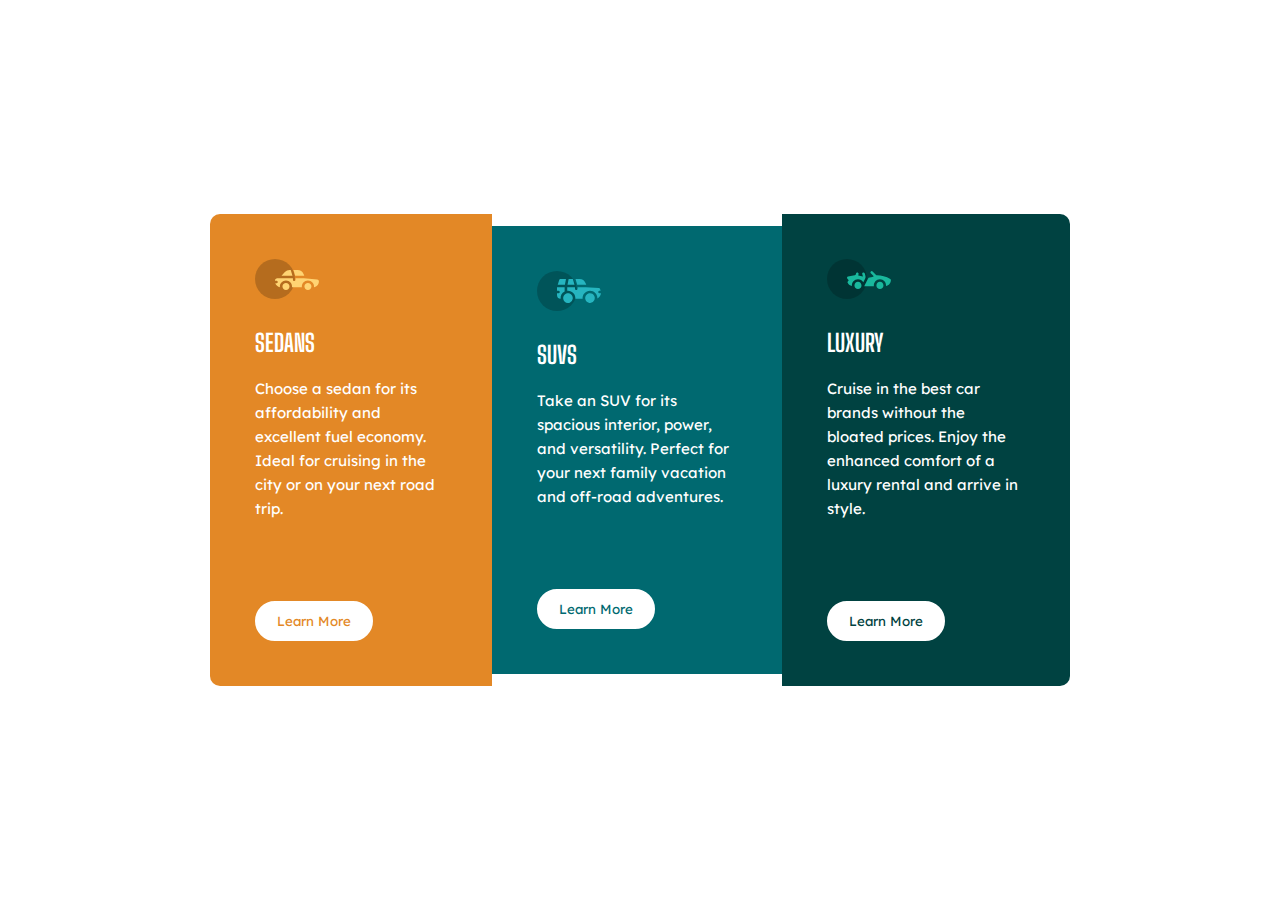
<file: 3-column-preview-card-component-main/index.html>
<!DOCTYPE html>
<html lang="en">
  <head>
    <meta charset="UTF-8" />
    <meta name="viewport" content="width=device-width, initial-scale=1.0" />
    <!-- displays site properly based on user's device -->
    <link rel="stylesheet" href="styles.css">
    <link
      rel="icon"
      type="image/png"
      sizes="32x32"
      href="./images/favicon-32x32.png"
    />

    <title>Frontend Mentor | 3-column preview card component</title>
  </head>
  <body>
    <div class="container">
      <div class="card" id="card1">
        <img src="./images/icon-sedans.svg" alt="">
        <h1>Sedans</h1>
        <p>
          Choose a sedan for its affordability and excellent fuel economy. Ideal for
          cruising in the city or on your next road trip.
        </p>
        <button class="btn" id="btn1">Learn More</button>
      </div>
      <div class="card" id="card2">
        <img src="./images/icon-suvs.svg" alt="">
        <h1>SUVs</h1>
        <p>
          Take an SUV for its spacious interior, power, and versatility. Perfect for
          your next family vacation and off-road adventures.
        </p>
        <button class="btn" id="btn2">Learn More</button>
      </div>
      <div class="card" id="card3">
        <img src="./images/icon-luxury.svg" alt="">
        <h1>Luxury</h1>
        <p>
          Cruise in the best car brands without the bloated prices. Enjoy the
          enhanced comfort of a luxury rental and arrive in style.
        </p>
        <button class="btn" id="btn3">Learn More</button>
      </div>
    </div>
  </body>
</html>
</file>
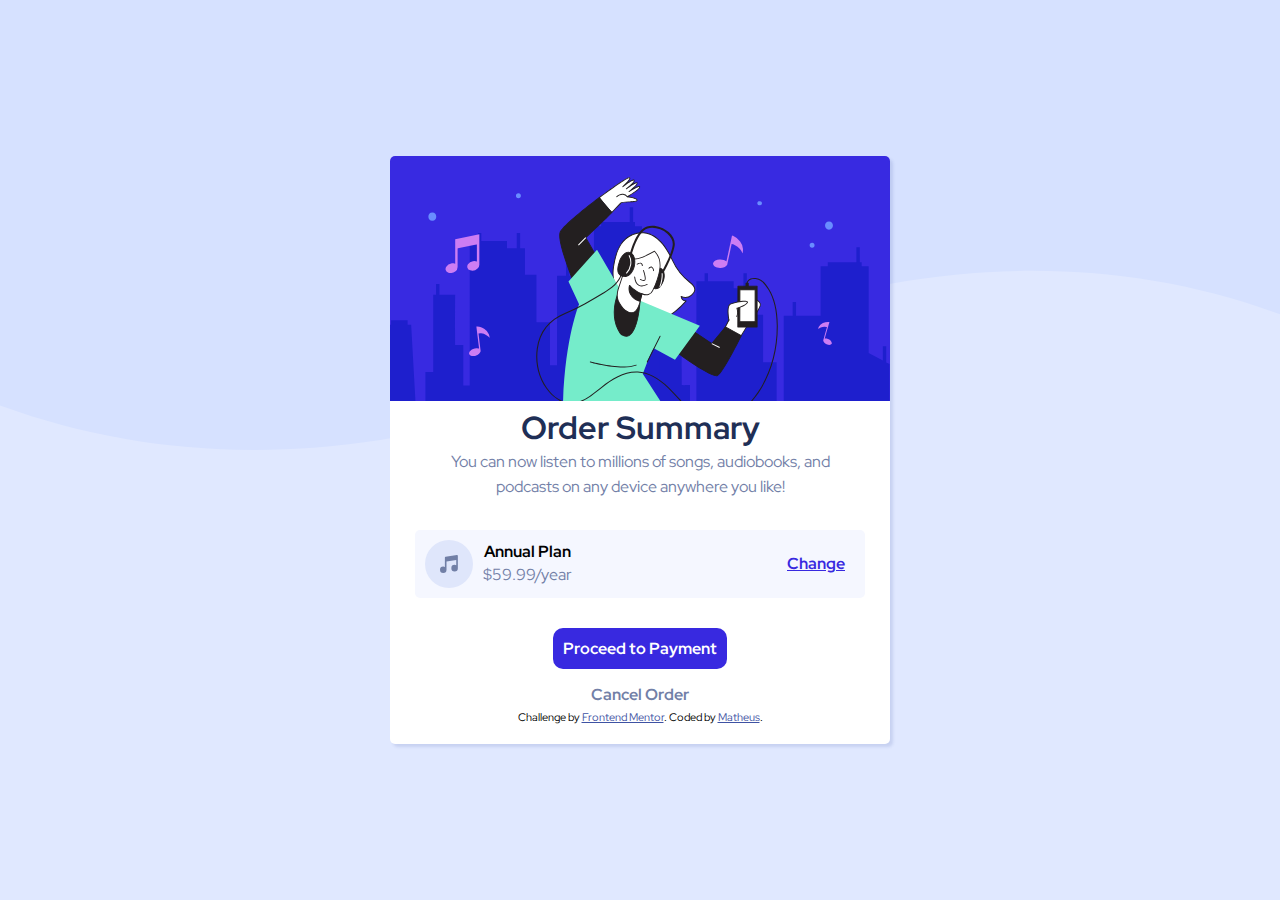
<file: order-summary-component-main/index.html>
<!DOCTYPE html>
<html lang="en">
  <head>
    <meta charset="UTF-8" />
    <meta name="viewport" content="width=device-width, initial-scale=1.0" />
    <!-- displays site properly based on user's device -->
    <link rel="stylesheet" href="./styles.css">

    <link
      rel="icon"
      type="image/png"
      sizes="32x32"
      href="./images/favicon-32x32.png"
    />
    <title>Frontend Mentor | Order summary card</title>
  </head>
  <body>
    <div class="bg__image"></div>
    <div class="container">
      <img src="./images/illustration-hero.svg" alt="" class="hero">
    <h1>Order Summary</h1>

    <p class="desc">
      You can now listen to millions of songs, audiobooks, and podcasts on any
      device anywhere you like!
    </p>

    <div class="pricing">
      <article>
        <img src="./images/icon-music.svg" alt="">
        <div>
          <h4>Annual Plan</h4> 
          <p>
            $59.99/year
          </p>
        </div>
      </article>
      <button class="btn btn-change">Change</button>
    </div>

 

    <div class="buttons">
      <button class="btn btn-primary">Proceed to Payment</button> 
      <button class="btn btn-secondary">Cancel Order</button>
    </div>

    <div class="attribution">
      Challenge by
      <a href="https://www.frontendmentor.io?ref=challenge" target="_blank"
        >Frontend Mentor</a
      >. Coded by <a href="#">Matheus</a>.
    </div>
  </div>
  </body>
</html>
</file>
<file: 3-column-preview-card-component-main/styles.css>
@import url('https://fonts.googleapis.com/css2?family=Lexend+Deca&display=swap');
@import url('https://fonts.googleapis.com/css2?family=Big+Shoulders+Display:wght@700&display=swap');

:root {
    --bright-orange: hsl(31, 77%, 52%);
    --dark-cyan: hsl(184, 100%, 22%);
    --very-dark-cyan: hsl(179, 100%, 13%);
}

* {
    margin: 0;
    padding: 0;
    box-sizing: border-box;
}

body,
button {
    font-family: "Lexend Deca", sans-serif;
}

h1 {
    font-family: "Big Shoulders Display", sans-serif;
    text-transform: uppercase;
    font-size: 24px;
}

p {
    font-size: 15px;
    line-height: 1.6;
}

.btn {
    background-color: #fff;
    border: 2px solid #fff;
    border-radius: 30px;
    padding: 10px 20px;
    cursor: pointer;
    transition: all 0.4s ease-in-out;
}

#btn1 {
    color: var(--bright-orange);
}

#btn2 {
    color: var(--dark-cyan);

}

#btn3 {
    color: var(--very-dark-cyan);

}

.container {
    padding: 20px;
}

.card {
    padding: 30px;
}

#card1 {
    background-color: var(--bright-orange);
    color: #fff;
    border-radius: 10px 10px 0 0;
}

#card2 {
    background-color: var(--dark-cyan);
    color: #fff;

}

#card3 {
    background-color: var(--very-dark-cyan);
    color: #fff;
    border-radius: 0 0 10px 10px;

}

.btn:hover {
    color: #fff;
    background-color: transparent;
 
}

.card img {
    margin-bottom: 25px;
}

.card h1 {
    margin-bottom: 20px;
}

.card p {
    margin-bottom: 30px;
}

  @media (min-width: 992px) {
      .container {
          display: flex;
          align-items: center;
          justify-content: center;
          min-height: 100vh;
          max-width: 900px;
          margin: auto;
      }

      #card1 {
          border-radius: 10px 0 0 10px;
      }

      #card3 {
        border-radius: 0 10px 10px 0;

      }

      .card {
          padding: 45px;

      }

      .card p {
        margin-bottom: 80px;
    }
 }
</file>
<file: order-summary-component-main/styles.css>
@import url('https://fonts.googleapis.com/css2?family=Red+Hat+Display:wght@500;700;900&display=swap');

:root {
    --pale-blue: hsl(225, 100%, 94%);
    --bright-blue: hsl(245, 75%, 52%);

    --very-pale-blue: hsl(225, 100%, 98%);
    --desaturated-blue: hsl(224, 23%, 55%);
    --dark-blue: hsl(223, 47%, 23%);

}

*{
    margin: 0;
    padding: 0;
    box-sizing: border-box;
}

body {
    font-family: "Red Hat Display", sans-serif;
    background-color: var(--pale-blue);
    text-align: center;
    display: flex;
    flex-direction: column;
    align-items: center;
    justify-content: center;
    min-height: 100vh;
}

p {
    font-size: 16px;
    line-height: 1.6;
    color: var(--desaturated-blue);
}

button {
    font-family: inherit;
}

.bg__image {
    background: url('./images/pattern-background-mobile.svg') no-repeat center/cover;
    height: 400px;
    position: absolute;
    top: 0;
    left: 0;
    right: 0;
    bottom: 0;
    z-index: -1;
}

.btn {
    border: none;
    padding: 5px 10px;
    border-radius: 10px;
    font-weight: bold;
    font-size: 16px;
    cursor: pointer;
    transition: all 0.2s ease-in-out;
}

.btn-change {
    background-color: transparent;
    color: var(--bright-blue);
    text-decoration: underline;
}

.btn-primary{
    background-color: var(--bright-blue);
    color: #fff;
    padding: 10px;
    margin-bottom: 10px;
}

.btn-secondary {
    background-color: transparent;
    color: var(--desaturated-blue);
}

.btn-primary:hover, 
.btn-change:hover {
    opacity: 0.8;
}

.btn-secondary:hover {
    color: hsl(223, 47%, 23%);
}

.container {
    background-color: #fff;
    margin: 20px;
    border-radius: 5px;
    box-shadow: 3px 3px 3px hsl(228, 45%, 44%, 0.15);
    padding-bottom: 20px;
}

.container h1 {
    color: hsl(223, 47%, 23%);
    margin: 10 px 0;
}

.container p.desc {
    padding: 0 30px;
}

.container img.hero {
    width: 100%;
    border-radius: 5px 5px 0 0;
}

.container .pricing{
    margin: 30px auto;
    padding: 10px;
    background-color: var(--very-pale-blue);
    width: 90%;
    border-radius: 5px;
    display: flex;
    align-items: center;
    justify-content: space-between;
}

.container .pricing article {
    display: flex;
    align-items: center;
    justify-content: center;
}

.container .pricing article img{
    margin-right: 10px;
}

.container .buttons {
    display: flex;
    flex-direction: column;
    align-items: center;
    justify-content: center;
}

.attribution {
    font-size: 11px;
    text-align: center;
}

.attribution a {
    color: hsl(228, 45%, 44%);
}

@media(min-width: 700px) {
    .bg__image {
        background: url('./images/pattern-background-desktop.svg') no-repeat center/cover;
        height: 50vh;
    }

    .container {
        width: 500px;
    }
}
</file>
